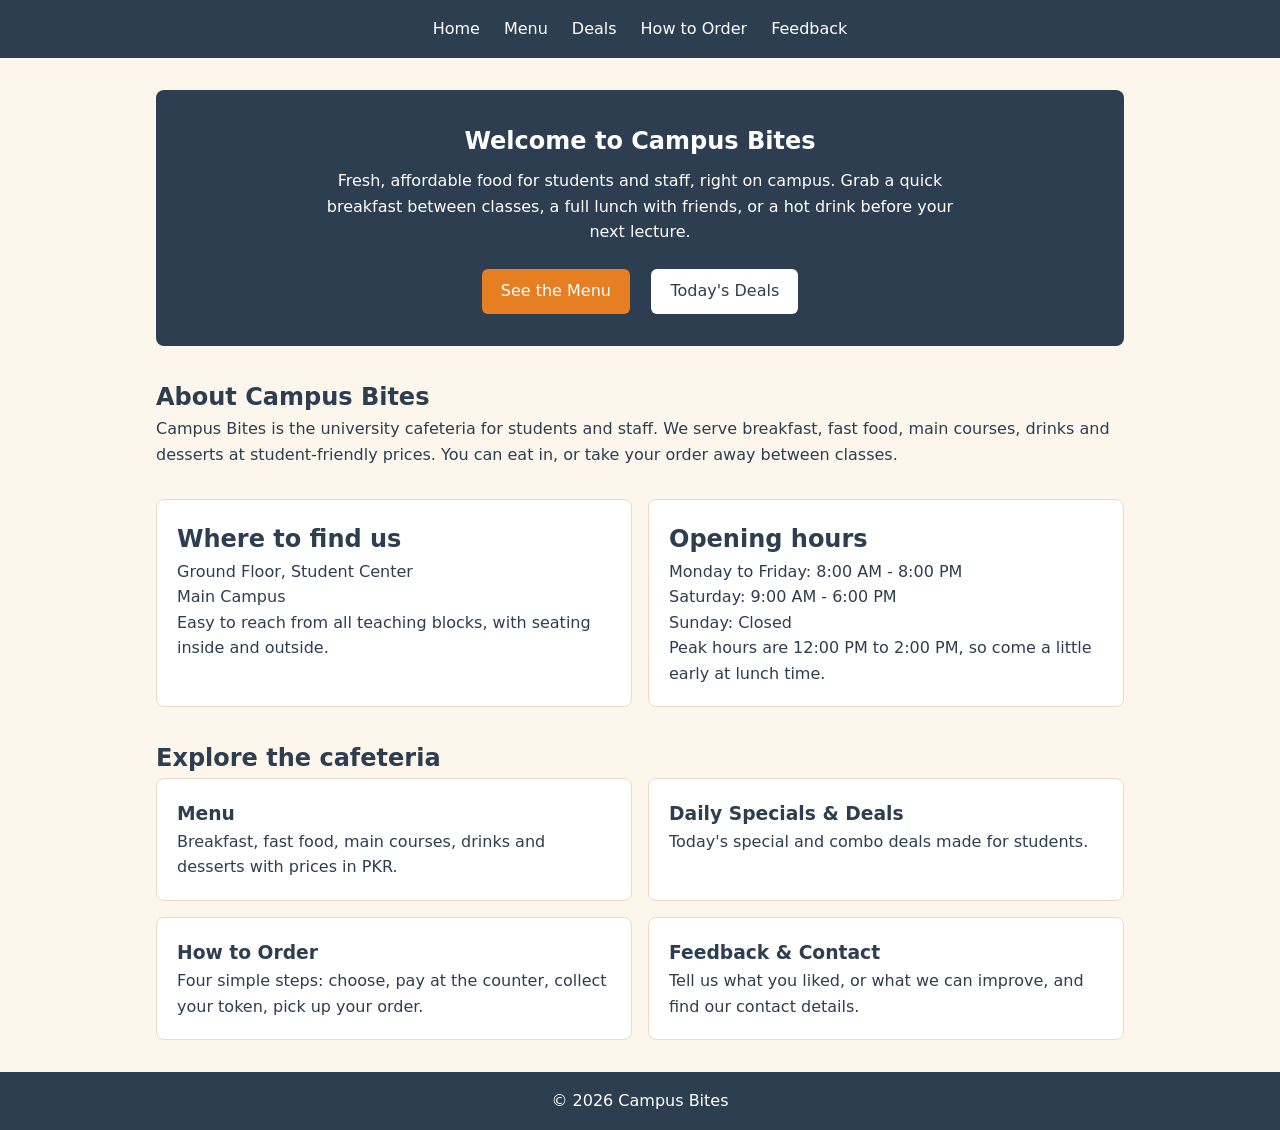
<file: src/index.html>
<!DOCTYPE html>
<html lang="en">
<head>
  <meta charset="UTF-8">
  <meta name="viewport" content="width=device-width, initial-scale=1.0">
  <title>Campus Bites - Home</title>
  <link rel="stylesheet" href="../styles/style.css">
</head>
<body>
  <header>
    <nav class="navbar">
      <a href="index.html">Home</a>
      <a href="menu.html">Menu</a>
      <a href="deals.html">Deals</a>
      <a href="order.html">How to Order</a>
      <a href="feedback.html">Feedback</a>
    </nav>
  </header>
  <main>
    <section class="hero">
      <h1>Welcome to Campus Bites</h1>
      <p>Fresh, affordable food for students and staff, right on campus. Grab a quick breakfast between classes, a full lunch with friends, or a hot drink before your next lecture.</p>
      <a class="btn" href="menu.html">See the Menu</a>
      <a class="btn btn-light" href="deals.html">Today's Deals</a>
    </section>

    <section>
      <h2>About Campus Bites</h2>
      <p>Campus Bites is the university cafeteria for students and staff. We serve breakfast, fast food, main courses, drinks and desserts at student-friendly prices. You can eat in, or take your order away between classes.</p>
    </section>

    <section class="info-grid">
      <div class="info-box">
        <h2>Where to find us</h2>
        <p>Ground Floor, Student Center<br>Main Campus</p>
        <p>Easy to reach from all teaching blocks, with seating inside and outside.</p>
      </div>
      <div class="info-box">
        <h2>Opening hours</h2>
        <p>Monday to Friday: 8:00 AM - 8:00 PM<br>
        Saturday: 9:00 AM - 6:00 PM<br>
        Sunday: Closed</p>
        <p>Peak hours are 12:00 PM to 2:00 PM, so come a little early at lunch time.</p>
      </div>
    </section>

    <section>
      <h2>Explore the cafeteria</h2>
      <div class="card-grid">
        <a class="card" href="menu.html">
          <h3>Menu</h3>
          <p>Breakfast, fast food, main courses, drinks and desserts with prices in PKR.</p>
        </a>
        <a class="card" href="deals.html">
          <h3>Daily Specials &amp; Deals</h3>
          <p>Today's special and combo deals made for students.</p>
        </a>
        <a class="card" href="order.html">
          <h3>How to Order</h3>
          <p>Four simple steps: choose, pay at the counter, collect your token, pick up your order.</p>
        </a>
        <a class="card" href="feedback.html">
          <h3>Feedback &amp; Contact</h3>
          <p>Tell us what you liked, or what we can improve, and find our contact details.</p>
        </a>
      </div>
    </section>
  </main>
  <footer>© 2026 Campus Bites</footer>
</body>
</html>
</file>
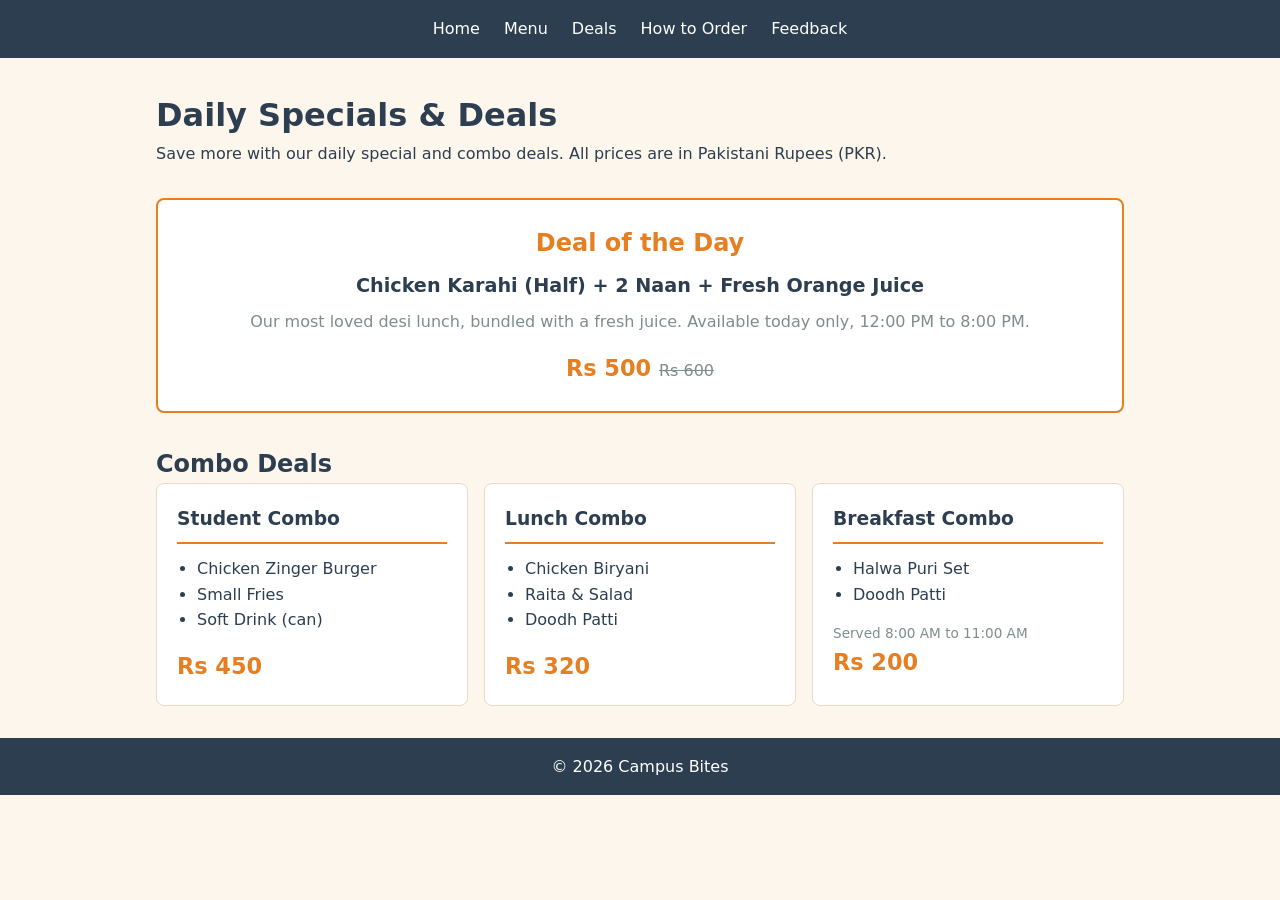
<file: src/deals.html>
<!DOCTYPE html>
<html lang="en">
<head>
  <meta charset="UTF-8">
  <meta name="viewport" content="width=device-width, initial-scale=1.0">
  <title>Campus Bites - Deals</title>
  <link rel="stylesheet" href="../styles/style.css">
</head>
<body>
  <header>
    <nav class="navbar">
      <a href="index.html">Home</a>
      <a href="menu.html">Menu</a>
      <a href="deals.html">Deals</a>
      <a href="order.html">How to Order</a>
      <a href="feedback.html">Feedback</a>
    </nav>
  </header>
  <main>
    <h1>Daily Specials &amp; Deals</h1>
    <p class="deals-intro">Save more with our daily special and combo deals. All prices are in Pakistani Rupees (PKR).</p>

    <section class="daily-special">
      <h2>Deal of the Day</h2>
      <p class="deal-name">Chicken Karahi (Half) + 2 Naan + Fresh Orange Juice</p>
      <p class="deal-desc">Our most loved desi lunch, bundled with a fresh juice. Available today only, 12:00 PM to 8:00 PM.</p>
      <p class="deal-price">Rs 500 <span class="deal-old-price">Rs 600</span></p>
    </section>

    <section>
      <h2>Combo Deals</h2>
      <div class="deal-grid">
        <div class="deal-card">
          <h3>Student Combo</h3>
          <ul>
            <li>Chicken Zinger Burger</li>
            <li>Small Fries</li>
            <li>Soft Drink (can)</li>
          </ul>
          <p class="deal-price">Rs 450</p>
        </div>
        <div class="deal-card">
          <h3>Lunch Combo</h3>
          <ul>
            <li>Chicken Biryani</li>
            <li>Raita &amp; Salad</li>
            <li>Doodh Patti</li>
          </ul>
          <p class="deal-price">Rs 320</p>
        </div>
        <div class="deal-card">
          <h3>Breakfast Combo</h3>
          <ul>
            <li>Halwa Puri Set</li>
            <li>Doodh Patti</li>
          </ul>
          <p class="deal-note">Served 8:00 AM to 11:00 AM</p>
          <p class="deal-price">Rs 200</p>
        </div>
      </div>
    </section>
  </main>
  <footer>© 2026 Campus Bites</footer>
</body>
</html>
</file>
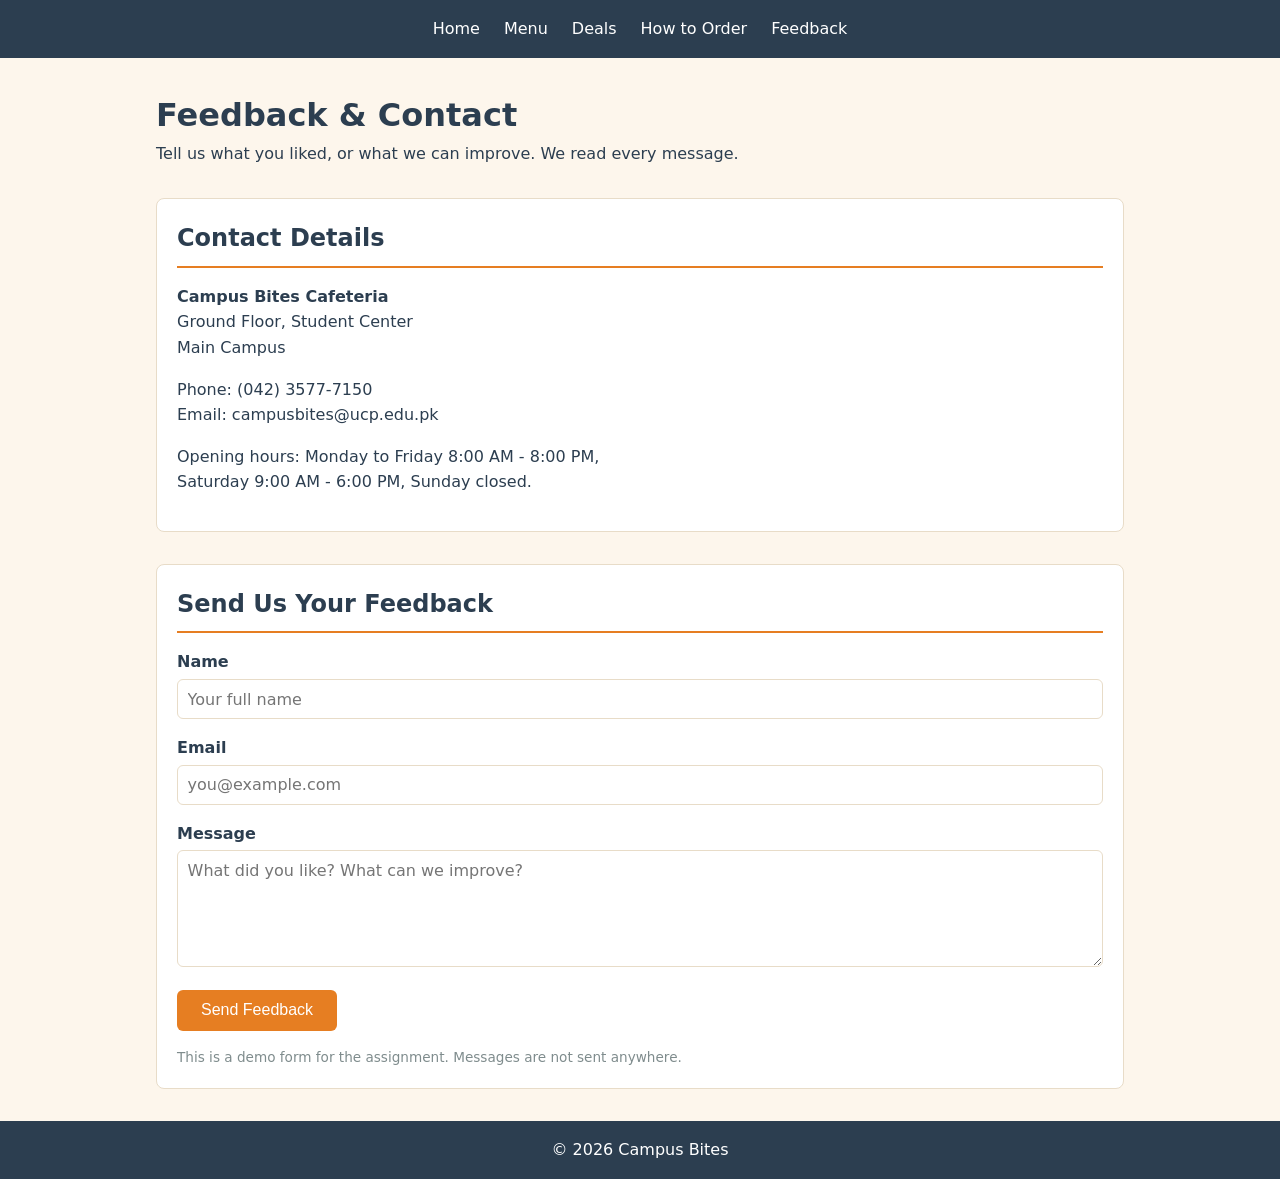
<file: src/feedback.html>
<!DOCTYPE html>
<html lang="en">
<head>
  <meta charset="UTF-8">
  <meta name="viewport" content="width=device-width, initial-scale=1.0">
  <title>Campus Bites - Feedback</title>
  <link rel="stylesheet" href="../styles/style.css">
</head>
<body>
  <header>
    <nav class="navbar">
      <a href="index.html">Home</a>
      <a href="menu.html">Menu</a>
      <a href="deals.html">Deals</a>
      <a href="order.html">How to Order</a>
      <a href="feedback.html">Feedback</a>
    </nav>
  </header>
  <main>
    <h1>Feedback &amp; Contact</h1>
    <p class="feedback-intro">Tell us what you liked, or what we can improve. We read every message.</p>

    <section class="contact-details">
      <h2>Contact Details</h2>
      <p><strong>Campus Bites Cafeteria</strong><br>
      Ground Floor, Student Center<br>
      Main Campus</p>
      <p>Phone: (042) 3577-7150<br>
      Email: campusbites@ucp.edu.pk</p>
      <p>Opening hours: Monday to Friday 8:00 AM - 8:00 PM,<br>
      Saturday 9:00 AM - 6:00 PM, Sunday closed.</p>
    </section>

    <section class="feedback-form-section">
      <h2>Send Us Your Feedback</h2>
      <form class="feedback-form" action="#" method="post">
        <label for="name">Name</label>
        <input type="text" id="name" name="name" placeholder="Your full name" required>

        <label for="email">Email</label>
        <input type="email" id="email" name="email" placeholder="you@example.com" required>

        <label for="message">Message</label>
        <textarea id="message" name="message" rows="5" placeholder="What did you like? What can we improve?" required></textarea>

        <button type="submit">Send Feedback</button>
      </form>
      <p class="form-note">This is a demo form for the assignment. Messages are not sent anywhere.</p>
    </section>
  </main>
  <footer>© 2026 Campus Bites</footer>
</body>
</html>
</file>
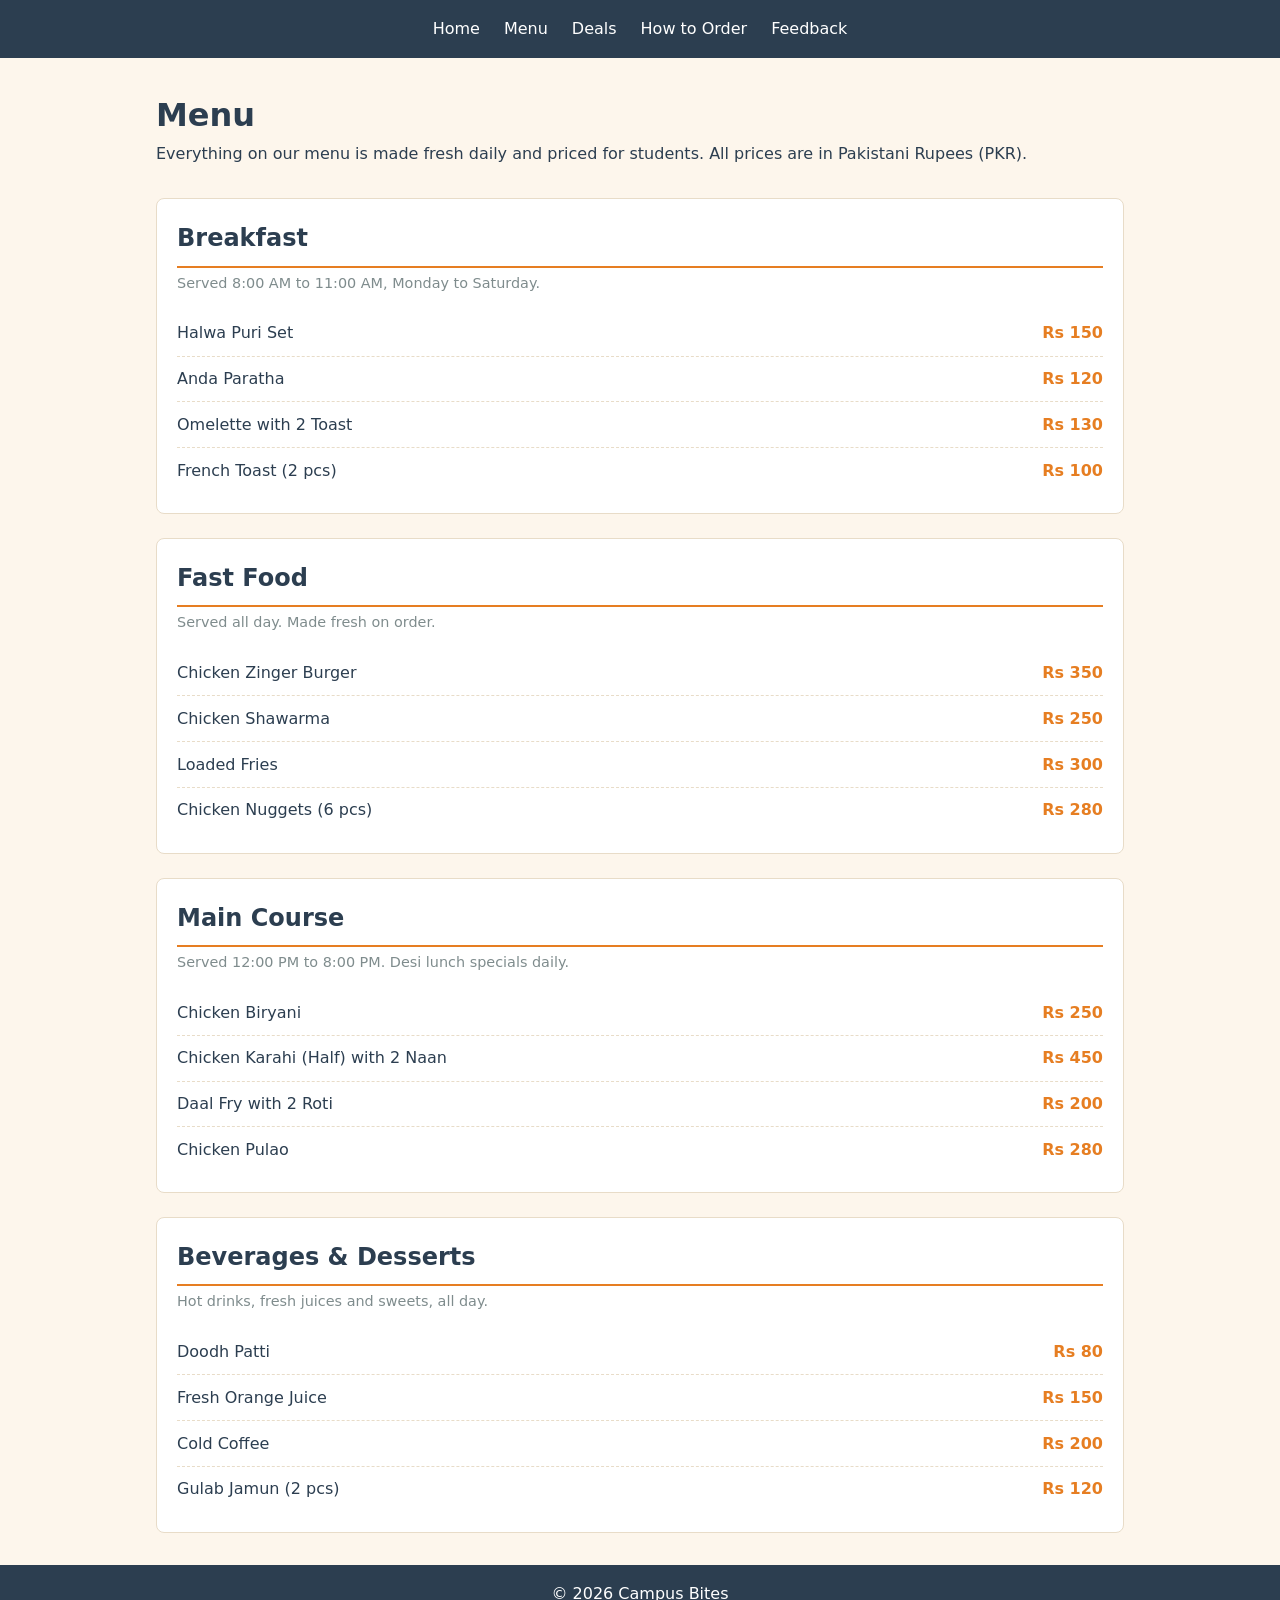
<file: src/menu.html>
<!DOCTYPE html>
<html lang="en">
<head>
  <meta charset="UTF-8">
  <meta name="viewport" content="width=device-width, initial-scale=1.0">
  <title>Campus Bites - Menu</title>
  <link rel="stylesheet" href="../styles/style.css">
</head>
<body>
  <header>
    <nav class="navbar">
      <a href="index.html">Home</a>
      <a href="menu.html">Menu</a>
      <a href="deals.html">Deals</a>
      <a href="order.html">How to Order</a>
      <a href="feedback.html">Feedback</a>
    </nav>
  </header>
  <main>
    <h1>Menu</h1>
    <p class="menu-intro">Everything on our menu is made fresh daily and priced for students. All prices are in Pakistani Rupees (PKR).</p>

    <section class="menu-category">
      <h2>Breakfast</h2>
      <p class="menu-note">Served 8:00 AM to 11:00 AM, Monday to Saturday.</p>
      <ul class="menu-items">
        <li><span class="item-name">Halwa Puri Set</span><span class="item-price">Rs 150</span></li>
        <li><span class="item-name">Anda Paratha</span><span class="item-price">Rs 120</span></li>
        <li><span class="item-name">Omelette with 2 Toast</span><span class="item-price">Rs 130</span></li>
        <li><span class="item-name">French Toast (2 pcs)</span><span class="item-price">Rs 100</span></li>
      </ul>
    </section>

    <section class="menu-category">
      <h2>Fast Food</h2>
      <p class="menu-note">Served all day. Made fresh on order.</p>
      <ul class="menu-items">
        <li><span class="item-name">Chicken Zinger Burger</span><span class="item-price">Rs 350</span></li>
        <li><span class="item-name">Chicken Shawarma</span><span class="item-price">Rs 250</span></li>
        <li><span class="item-name">Loaded Fries</span><span class="item-price">Rs 300</span></li>
        <li><span class="item-name">Chicken Nuggets (6 pcs)</span><span class="item-price">Rs 280</span></li>
      </ul>
    </section>

    <section class="menu-category">
      <h2>Main Course</h2>
      <p class="menu-note">Served 12:00 PM to 8:00 PM. Desi lunch specials daily.</p>
      <ul class="menu-items">
        <li><span class="item-name">Chicken Biryani</span><span class="item-price">Rs 250</span></li>
        <li><span class="item-name">Chicken Karahi (Half) with 2 Naan</span><span class="item-price">Rs 450</span></li>
        <li><span class="item-name">Daal Fry with 2 Roti</span><span class="item-price">Rs 200</span></li>
        <li><span class="item-name">Chicken Pulao</span><span class="item-price">Rs 280</span></li>
      </ul>
    </section>

    <section class="menu-category">
      <h2>Beverages &amp; Desserts</h2>
      <p class="menu-note">Hot drinks, fresh juices and sweets, all day.</p>
      <ul class="menu-items">
        <li><span class="item-name">Doodh Patti</span><span class="item-price">Rs 80</span></li>
        <li><span class="item-name">Fresh Orange Juice</span><span class="item-price">Rs 150</span></li>
        <li><span class="item-name">Cold Coffee</span><span class="item-price">Rs 200</span></li>
        <li><span class="item-name">Gulab Jamun (2 pcs)</span><span class="item-price">Rs 120</span></li>
      </ul>
    </section>
  </main>
  <footer>© 2026 Campus Bites</footer>
</body>
</html>
</file>
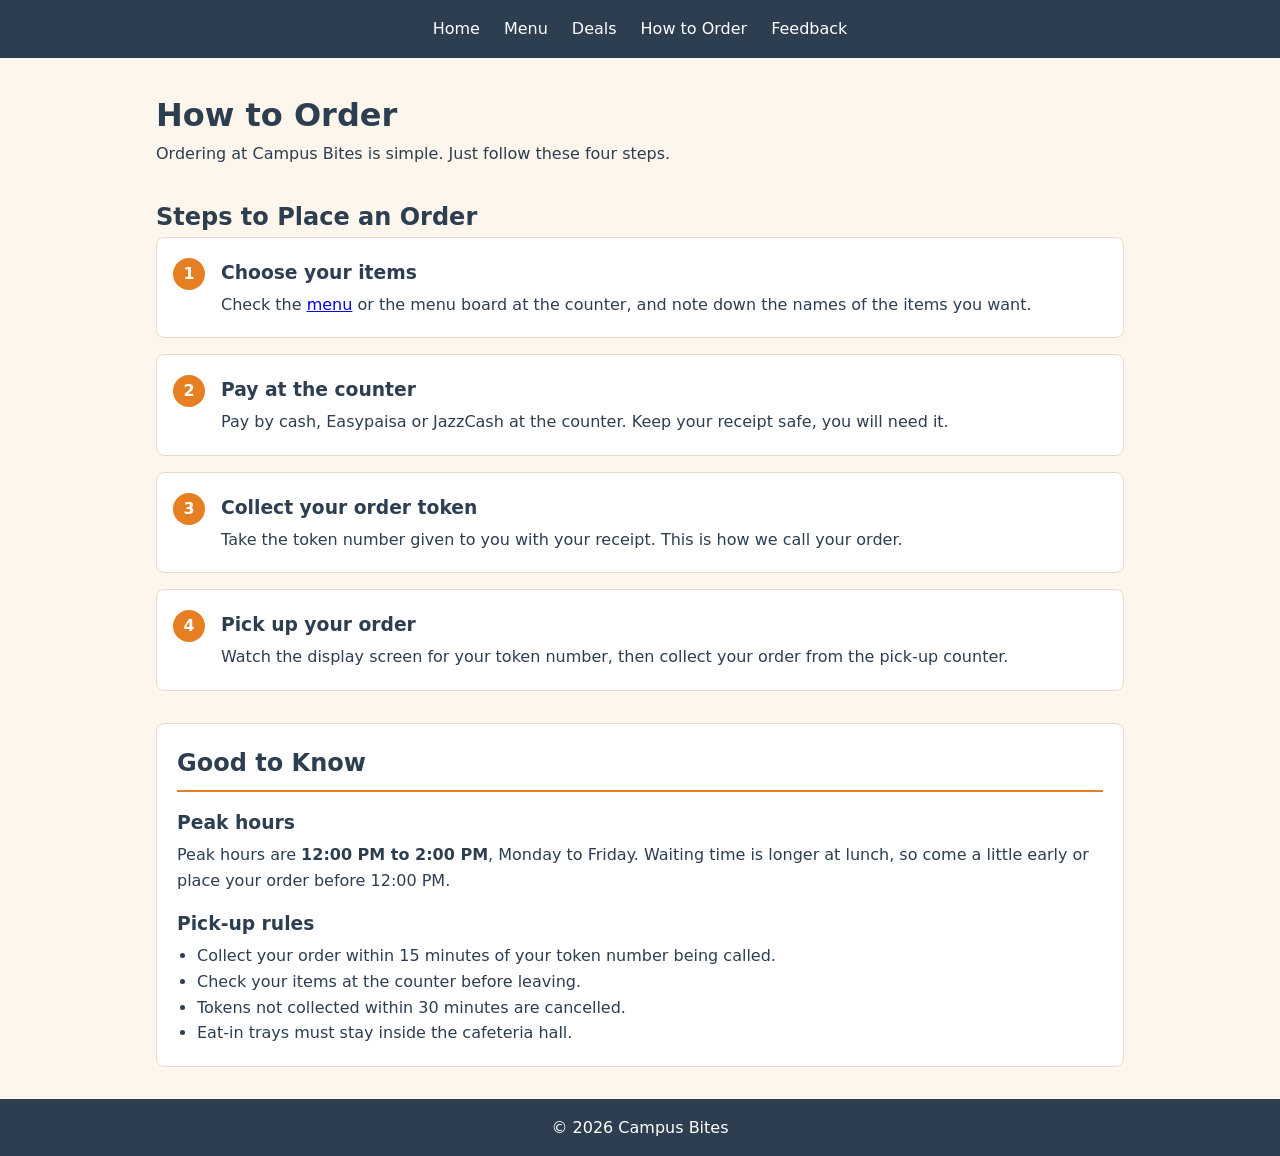
<file: src/order.html>
<!DOCTYPE html>
<html lang="en">
<head>
  <meta charset="UTF-8">
  <meta name="viewport" content="width=device-width, initial-scale=1.0">
  <title>Campus Bites - How to Order</title>
  <link rel="stylesheet" href="../styles/style.css">
</head>
<body>
  <header>
    <nav class="navbar">
      <a href="index.html">Home</a>
      <a href="menu.html">Menu</a>
      <a href="deals.html">Deals</a>
      <a href="order.html">How to Order</a>
      <a href="feedback.html">Feedback</a>
    </nav>
  </header>
  <main>
    <h1>How to Order</h1>
    <p class="order-intro">Ordering at Campus Bites is simple. Just follow these four steps.</p>

    <section>
      <h2>Steps to Place an Order</h2>
      <ol class="order-steps">
        <li>
          <h3>Choose your items</h3>
          <p>Check the <a href="menu.html">menu</a> or the menu board at the counter, and note down the names of the items you want.</p>
        </li>
        <li>
          <h3>Pay at the counter</h3>
          <p>Pay by cash, Easypaisa or JazzCash at the counter. Keep your receipt safe, you will need it.</p>
        </li>
        <li>
          <h3>Collect your order token</h3>
          <p>Take the token number given to you with your receipt. This is how we call your order.</p>
        </li>
        <li>
          <h3>Pick up your order</h3>
          <p>Watch the display screen for your token number, then collect your order from the pick-up counter.</p>
        </li>
      </ol>
    </section>

    <section class="guidelines">
      <h2>Good to Know</h2>
      <h3>Peak hours</h3>
      <p>Peak hours are <strong>12:00 PM to 2:00 PM</strong>, Monday to Friday. Waiting time is longer at lunch, so come a little early or place your order before 12:00 PM.</p>
      <h3>Pick-up rules</h3>
      <ul>
        <li>Collect your order within 15 minutes of your token number being called.</li>
        <li>Check your items at the counter before leaving.</li>
        <li>Tokens not collected within 30 minutes are cancelled.</li>
        <li>Eat-in trays must stay inside the cafeteria hall.</li>
      </ul>
    </section>
  </main>
  <footer>© 2026 Campus Bites</footer>
</body>
</html>
</file>
<file: styles/style.css>
* {
  box-sizing: border-box;
  margin: 0;
  padding: 0;
}

:root {
  --primary: #e67e22;
  --dark: #2c3e50;
  --background: #fdf6ec;
}

/* ===== FEEDBACK PAGE STYLES (feature/feedback-page) ===== */
.feedback-intro {
  margin-bottom: 2rem;
}

.contact-details {
  background: #ffffff;
  border: 1px solid #e8dcc8;
  border-radius: 8px;
  margin-bottom: 2rem;
  padding: 1.25rem;
}

.contact-details h2 {
  border-bottom: 2px solid var(--primary);
  margin-bottom: 1rem;
  padding-bottom: 0.5rem;
}

.contact-details p {
  margin-bottom: 1rem;
}

.feedback-form-section {
  background: #ffffff;
  border: 1px solid #e8dcc8;
  border-radius: 8px;
  padding: 1.25rem;
}

.feedback-form-section h2 {
  border-bottom: 2px solid var(--primary);
  margin-bottom: 1rem;
  padding-bottom: 0.5rem;
}

.feedback-form label {
  display: block;
  font-weight: bold;
  margin: 1rem 0 0.25rem;
}

.feedback-form input,
.feedback-form textarea {
  border: 1px solid #e8dcc8;
  border-radius: 6px;
  font-family: inherit;
  font-size: 1rem;
  padding: 0.6rem;
  width: 100%;
}

.feedback-form button {
  background: var(--primary);
  border: none;
  border-radius: 6px;
  color: #ffffff;
  cursor: pointer;
  font-size: 1rem;
  margin-top: 1rem;
  padding: 0.7rem 1.5rem;
}

.feedback-form button:hover {
  background: var(--dark);
}

.form-note {
  color: #7f8c8d;
  font-size: 0.85rem;
  margin-top: 1rem;
}

@media (max-width: 600px) {
  .contact-details,
  .feedback-form-section {
    padding: 1rem;
  }
}

body {
  background: var(--background);
  color: var(--dark);
  font-family: system-ui, sans-serif;
  line-height: 1.6;
}

header {
  background: var(--dark);
  padding: 1rem;
}

/* ===== ORDER PAGE STYLES (feature/order-page) ===== */
.order-intro {
  margin-bottom: 2rem;
}

.order-steps {
  list-style: none;
  counter-reset: step;
}

.order-steps li {
  background: #ffffff;
  border: 1px solid #e8dcc8;
  border-radius: 8px;
  counter-increment: step;
  margin-bottom: 1rem;
  padding: 1.25rem 1.25rem 1.25rem 4rem;
  position: relative;
}

.order-steps li::before {
  background: var(--primary);
  border-radius: 50%;
  color: #ffffff;
  content: counter(step);
  font-weight: bold;
  height: 2rem;
  left: 1rem;
  line-height: 2rem;
  position: absolute;
  text-align: center;
  top: 1.25rem;
  width: 2rem;
}

.order-steps h3 {
  margin-bottom: 0.25rem;
}

.guidelines {
  background: #ffffff;
  border: 1px solid #e8dcc8;
  border-radius: 8px;
  margin-top: 2rem;
  padding: 1.25rem;
}

.guidelines h2 {
  border-bottom: 2px solid var(--primary);
  margin-bottom: 1rem;
  padding-bottom: 0.5rem;
}

.guidelines h3 {
  margin: 1rem 0 0.25rem;
}

.guidelines ul {
  list-style: disc;
  margin-left: 1.25rem;
}

@media (max-width: 600px) {
  .order-steps li {
    padding: 1rem 1rem 1rem 3.5rem;
  }

  .order-steps li::before {
    left: 0.75rem;
    top: 1rem;
  }

  .guidelines {
    padding: 1rem;
  }
}

.navbar {
  align-items: center;
  display: flex;
  gap: 1.5rem;
  justify-content: center;
}

.navbar a {
  color: #ffffff;
  text-decoration: none;
}

.navbar a:hover {
  color: var(--primary);
}

main {
  margin: 2rem auto;
  max-width: 1000px;
  padding: 0 1rem;
}

/* ===== DEALS PAGE STYLES (feature/deals-page) ===== */
.deals-intro {
  margin-bottom: 2rem;
}

.daily-special {
  background: #ffffff;
  border: 2px solid var(--primary);
  border-radius: 8px;
  margin-bottom: 2rem;
  padding: 1.5rem;
  text-align: center;
}

.daily-special h2 {
  color: var(--primary);
  margin-bottom: 0.5rem;
}

.deal-name {
  font-size: 1.2rem;
  font-weight: bold;
  margin-bottom: 0.5rem;
}

.deal-desc {
  color: #7f8c8d;
  margin-bottom: 1rem;
}

.deal-price {
  color: var(--primary);
  font-size: 1.4rem;
  font-weight: bold;
}

.deal-old-price {
  color: #7f8c8d;
  font-size: 1rem;
  font-weight: normal;
  text-decoration: line-through;
}

.deal-grid {
  display: grid;
  gap: 1rem;
  grid-template-columns: 1fr 1fr 1fr;
}

.deal-card {
  background: #ffffff;
  border: 1px solid #e8dcc8;
  border-radius: 8px;
  padding: 1.25rem;
}

.deal-card h3 {
  border-bottom: 2px solid var(--primary);
  margin-bottom: 0.75rem;
  padding-bottom: 0.5rem;
}

.deal-card ul {
  list-style: disc;
  margin: 0 0 1rem 1.25rem;
}

.deal-note {
  color: #7f8c8d;
  font-size: 0.85rem;
}

@media (max-width: 768px) {
  .deal-grid {
    grid-template-columns: 1fr;
  }

  .daily-special {
    padding: 1rem;
  }
}

footer {
  background: var(--dark);
  color: #ffffff;
  padding: 1rem;
  text-align: center;
}

/* ===== MENU PAGE STYLES (feature/menu-page) ===== */
.menu-intro {
  margin-bottom: 2rem;
}

.menu-category {
  background: #ffffff;
  border: 1px solid #e8dcc8;
  border-radius: 8px;
  margin-bottom: 1.5rem;
  padding: 1.25rem;
}

.menu-category h2 {
  border-bottom: 2px solid var(--primary);
  margin-bottom: 0.25rem;
  padding-bottom: 0.5rem;
}

.menu-note {
  color: #7f8c8d;
  font-size: 0.9rem;
  margin-bottom: 1rem;
}

.menu-items {
  list-style: none;
}

.menu-items li {
  border-bottom: 1px dashed #e8dcc8;
  display: flex;
  justify-content: space-between;
  padding: 0.6rem 0;
}

.menu-items li:last-child {
  border-bottom: none;
}

.item-price {
  color: var(--primary);
  font-weight: bold;
}

@media (max-width: 600px) {
  .menu-category {
    padding: 1rem;
  }

  .menu-items li {
    font-size: 0.95rem;
  }
}

@media (max-width: 768px) {
  .navbar {
    flex-wrap: wrap;
    gap: 0.75rem 1rem;
  }
}
/* ===== PAGE-SPECIFIC STYLES BELOW ===== */

/* ===== HOME PAGE STYLES (feature/home-page) ===== */
.hero {
  background: var(--dark);
  border-radius: 8px;
  color: #ffffff;
  padding: 2rem;
  text-align: center;
}

.hero h1 {
  margin-bottom: 0.5rem;
}

.hero p {
  margin: 0 auto 1.5rem;
  max-width: 640px;
}

.btn {
  background: var(--primary);
  border-radius: 6px;
  color: #ffffff;
  display: inline-block;
  margin: 0 0.5rem;
  padding: 0.6rem 1.2rem;
  text-decoration: none;
}

.btn-light {
  background: #ffffff;
  color: var(--dark);
}

main section {
  margin-bottom: 2rem;
}

.info-grid,
.card-grid {
  display: grid;
  gap: 1rem;
  grid-template-columns: 1fr 1fr;
}

.info-box,
.card {
  background: #ffffff;
  border: 1px solid #e8dcc8;
  border-radius: 8px;
  padding: 1.25rem;
}

.card {
  color: var(--dark);
  text-decoration: none;
}

.card:hover {
  border-color: var(--primary);
}

@media (max-width: 600px) {
  .hero {
    padding: 1.25rem 1rem;
  }

  .info-grid,
  .card-grid {
    grid-template-columns: 1fr;
  }
}
</file>
